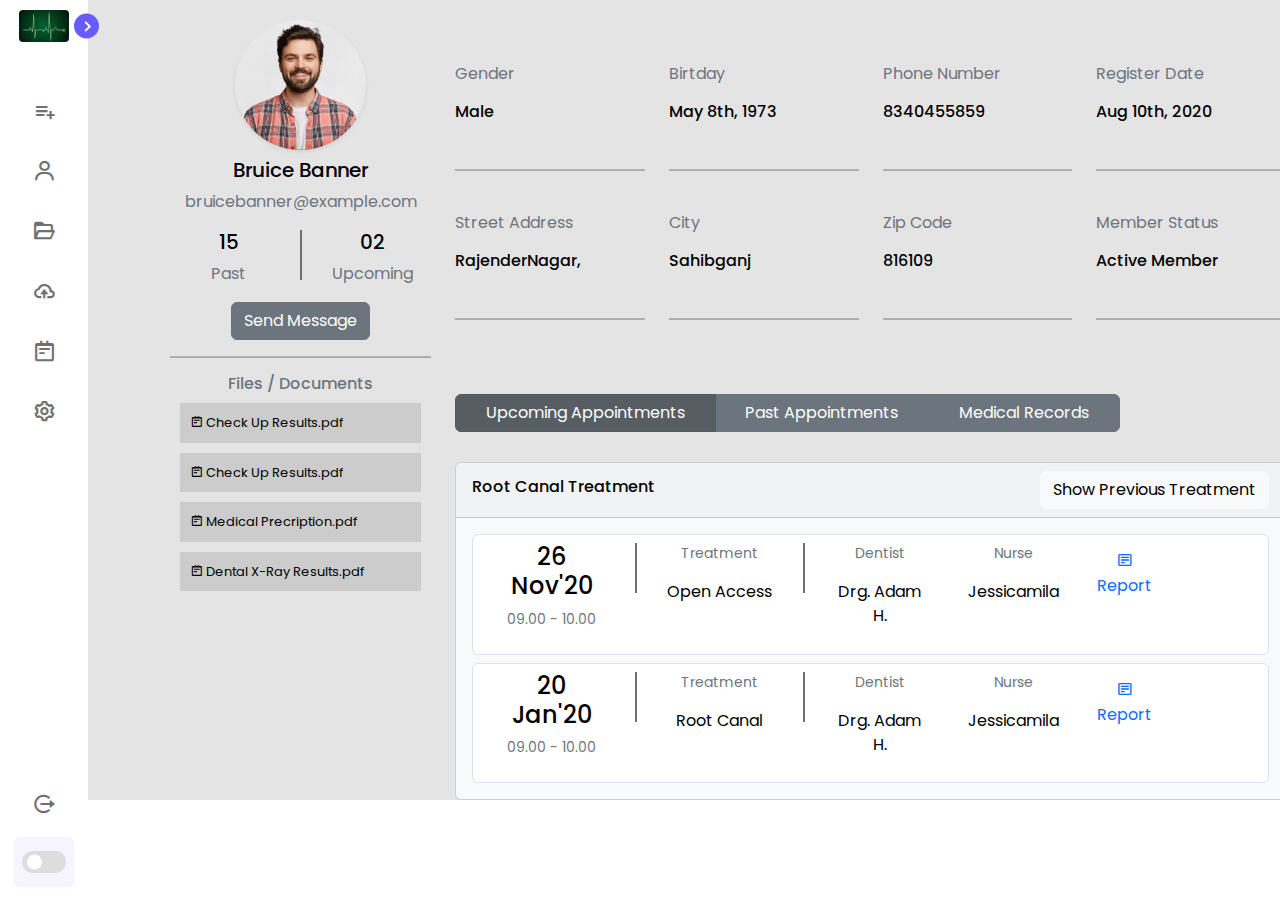
<file: index.html>
<!DOCTYPE html>
<html lang="en">
  <head>
    <meta charset="UTF-8" />
    <meta http-equiv="X-UA-Compatible" content="IE=edge" />
    <meta name="viewport" content="width=device-width, initial-scale=1.0" />
    <title>e-Patient_report</title>
    <link rel="stylesheet" href="style.css" />
    <link rel="icon"  href="favicon.ico">
    <link
      href="https://unpkg.com/boxicons@2.1.4/css/boxicons.min.css"
      rel="stylesheet"
    />
    <link rel="stylesheet" href="https://cdn.jsdelivr.net/npm/bootstrap@5.3.0-alpha1/dist/css/bootstrap.min.css
    ">
  </head>
  <body>
    <nav class="sidebar close ">
      <header>
        <div class="image-text">
          <span class="image">
            <img src="logo.jpg" alt="logo" />
          </span>
          <div class="text header-text">
            <span class="name">View Report</span>
          </div>
        </div>

        <i class="bx bx-chevron-right toggle"></i>
      </header>

      <div class="menu-bar">
        <div class="menu">
          <ul class="menu-links">
            <li class="nav-link">
              <a  href="new_patiet.html">
                <i class='bx bx-list-plus bx-sm icon'></i>
                  <span class="text nav-text">NEW</span>
                </i>
              </a>
            </li>
            <li class="nav-link">
              <a href="index.html">
                <i class='bx bx-user bx-sm icon' ></i>
                  <span class="text nav-text">PATIENT</span>
                </i>
              </a>
            </li>
            <li class="nav-link">
              <a href="#">
                <i class='bx bx-folder-open bx-sm icon'></i>
                  <span class="text nav-text">FOLDER</span>
                </i>
              </a>
            </li>
            <li class="nav-link">
              <a href="#">
                <i class='bx bx-cloud-upload bx-sm icon'></i>
                  <span class="text nav-text">UPLOAD</span>
                </i>
              </a>
            </li>
            <li class="nav-link">
              <a href="#">
                <i class='bx bx-notepad bx-sm icon'></i>
                  <span class="text nav-text">REPORT</span>
                </i>
              </a>
            </li>
            <li class="nav-link">
              <a  href="#">
                <i class='bx bx-cog bx-sm icon'></i>
                  <span class="text nav-text">SETTING</span>
                </i>
              </a>
            </li>
            
          </ul>
        </div>
        <div class="bottom-content">
          <li>
            <a  href="#">
              <i class='bx bx-log-out-circle bx-sm icon bx-rotate-180'></i>
                <span class="text nav-text">LOGOUT</span>
              </i>
            </a>
          </li>
          <li class="mode">
            <div class="moon-sun">
              <i class='bx bx-moon bx-sm icon moon'></i>
              <i class='bx bx-sun bx-sm icon sun '></i>
            </div>
            <span class="mode-text text">Dark Mode</span>
            <div class="toggle-switch">
              <span class="switch"></span>
            </div>
          </li>
        </div>
      </div>
    </nav>
    <section class="home">
        <div class="container ">
            <div class="row justify-content-center align-items-center ">
                <div class="col-lg-3 col-md-3 col-6">
                    <div class="home-header-image-holder justify-content-center align-items-center d-flex ">
                        <img
                          class="  shadow-sm pat-img full-width"
                          src="img/patient.jpg"
                          alt=""
                        />  
                    </div>
                    <div class="justify-content-center align-items-center text-center ">
                        <h5 class="mt-2 tx-cl">Bruice Banner</h5> 
                        <p class="text-secondary  email" >bruicebanner@example.com</p>
                        <div class="row ">
                            <div class="col ">
                                <div class="justify-content-center align-items-center">
                                    <h5 class="tx-cl">15</h5>
                                <p class="text-secondary fs-6">Past</p>
                                </div>
                                
                            </div>
                            <span id="vertical-line" ></span>
                            <div class="col justify-content-center align-items-center ">
                                <h5 class="tx-cl">02</h5>
                                <p class="text-secondary fs-6">Upcoming</p>
                            </div>
                        </div>
                    <button type="button" class="btn btn-secondary">Send Message</button> 
                    <hr>
                    </div>
                    
                    
                </div>
                <div class="col-lg-9 col-md-9 col-8">
                    <div class="justify-content-center align-items-center ">
                        <div class="row">
                            <div class="col-lg-3 col-md-4 col-sm-6 col-6 ">
                              <div class="gender py-4">
                               <p class="fs-6 text-secondary">Gender</p>
                               <h6 class="tx-cl">Male</h6>
                               
                              </div>
                              <hr>
                              <div class="street py-4">
                               <p class="fs-6 text-secondary">Street Address</p>
                               <h6 class="tx-cl email">RajenderNagar,</h6>
                              </div>
                              <hr >
                            </div>
                            <div class="col-lg-3 col-md-4 col-sm-6 col-6">
                              <div class="Birtday py-4">
                               <p class="fs-6 text-secondary">Birtday</p>
                               <h6 class="tx-cl">May 8th, 1973</h6>
                              </div>
                              <hr>
                              <div class="city py-4">
                               <p class="fs-6 text-secondary">City</p>
                               <h6 class="tx-cl">Sahibganj</h6>
                              </div>
                              <hr>
                            </div>
                            <div class="col-lg-3 col-md-4 col-sm-6 col-6">
                              <div class="Phone py-4">
                                <p class="fs-6 text-secondary">Phone Number</p>
                                <h6 class="tx-cl">8340455859</h6>
                              </div>
                              <hr>
                              <div class="Zip py-4">
                                <p class="fs-6 text-secondary">Zip Code</p>
                                <h6 class="tx-cl">816109</h6>
                              </div>
                              <hr>
                            </div>
                            <div class="col-lg-3 col-md-4 col-sm-6 col-6">
                              <div class="Register-dt py-4">
                                <p class="fs-6 text-secondary">Register Date</p>
                                <h6 class="tx-cl">Aug 10th, 2020</h6>
                              </div>
                              <hr>
                              <div class="Status py-4">
                                <p class="fs-6 text-secondary">Member Status</p>
                                <h6 class="tx-cl">Active Member</h6>
                              </div>
                              <hr>
                            </div>
                        </div>
                    </div>
                    
                </div>
            </div>
            <div class="row justify-content-center  ">
                <div class="col-lg-3 col-md-3 col-8">
                    <div class="">
                        <h6 class="text-secondary text-center">Files / Documents</h6>
                        <a href="#" class="docs"  >
                        <div class="result1 files">
                            <i class='bx bx-notepad'></i>
                            <span>Check Up Results.pdf</span>
                        </div>
                        </a>
                        <a href="#" class="docs">
                        <div class="result2 files">
                            <i class='bx bx-notepad'></i>
                            <span>Check Up Results.pdf</span>
                        </div>
                        </a>
                        
                        <a href="#" class="docs">
                        <div class="medical-pricp files">
                            <i class='bx bx-notepad'></i>
                            <span>Medical Precription.pdf</span>
                        </div>
                        </a>
                        
                        <a href="#" class="docs">
                        <div class="dental-x files">
                            <i class='bx bx-notepad'></i>
                            <span>Dental X-Ray Results.pdf</span>
                        </div>
                        </a>
                    </div>
                </div>
                <div class="col-lg-9 col-md-9 col-8">
                    <div class="justify-content-center align-items-center ">
                        <div class="appointments appoint-nav">
                            <div class="btn-group " style="width: 80%;">
                            <a href="#" class="btn btn-secondary active" aria-current="page">Upcoming Appointments</a>
                            <a href="#" class="btn btn-secondary">Past Appointments</a>
                            <a href="#" class="btn btn-secondary">Medical Records</a>
                            </div>
                        </div>
                    </div>
                    
                    <div class="appointment-tab justify-content-center align-items-center text-center">
                        <div class="card text-bg-light list-group small">
                            <div class="card-header fs-6  d-flex justify-content-between align-items-center "><h6>Root Canal Treatment</h6><span><button class="btn btn-light">Show Previous Treatment</button></span>
                            </div>
                            <div class="card-body">
                                <div class=" align-items-center bg-white p-2 border rounded mb-2 ">
                                    <div class="row ">
                                        <div class="col-lg-2 col ms-3 me-3">
                                            <div class="date text-center">
                                                <h4 class="fw-800">26 Nov'20</h4>
                                                <p class="fs-7 text-secondary">09.00 - 10.00</p>
                                            </div>
                                        </div>
                                        <span id="vertical-line"></span>
                                        <div class="col-lg-2 col ms-3 me-3">
                                            <div class="Treatment-type text-center ">
                                                <p class="text-secondary">Treatment</p>
                                                <p class="fs-6 ">Open Access</p>
                                            </div>
                                        </div>
                                        <span id="vertical-line"></span>
                                        <div class="col-lg-4 col ">
                                            <div class="row">
                                                <div class="col">
                                                    <div class=" ms-3">
                                                      <div class="doctor">
                                                        <p class="text-secondary">Dentist</p>
                                                        <p class="fs-6 ">Drg. Adam H.</p>
                                                      </div>  
                                                    </div>
                                                </div>
                                                <div class="col">
                                                    <div class=" ms-3">
                                                      <div class="nurse">
                                                        <p class="text-secondary">Nurse</p>
                                                        <p class="fs-6 ">Jessicamila</p>
                                                      </div>  
                                                    </div>
                                                </div>
                                            </div>
                                        </div>
                                        <div class="col-lg-1 col">
                                            <div>
                                                <button type="button" class="btn btn-link " style="text-decoration: none;"><i class='bx bx-detail'></i>Report</button>
                                              </div>
                                        </div>
                                    </div>
                                    
                                </div>
                                <div class=" align-items-center bg-white p-2 border rounded ">
                                    <div class="row">
                                        <div class="col-lg-2 col ms-3 me-3">
                                            <div class="date text-center">
                                                <h4 class="fw-800">20 Jan'20</h4>
                                                <p class="fs-7 text-secondary">09.00 - 10.00</p>
                                            </div>
                                        </div>
                                        <span id="vertical-line"></span>
                                        <div class="col-lg-2 col ms-3 me-3">
                                            <div class="Treatment-type text-center ">
                                                <p class="text-secondary">Treatment</p>
                                                <p class="fs-6 ">Root Canal</p>
                                            </div>
                                        </div>
                                        <span id="vertical-line"></span>
                                        <div class="col-lg-4 col ">
                                            <div class="row">
                                                <div class="col">
                                                    <div class=" ms-3">
                                                      <div class="doctor">
                                                        <p class="text-secondary">Dentist</p>
                                                        <p class="fs-6 ">Drg. Adam H.</p>
                                                      </div>  
                                                    </div>
                                                </div>
                                                <div class="col">
                                                    <div class=" ms-3">
                                                      <div class="nurse">
                                                        <p class="text-secondary">Nurse</p>
                                                        <p class="fs-6 ">Jessicamila</p>
                                                      </div>  
                                                    </div>
                                                </div>
                                            </div>
                                        </div>
                                        <div class="col-lg-1 col">
                                            <div>
                                                <button type="button" class="btn btn-link " style="text-decoration: none;"><i class='bx bx-detail'></i>Report</button>
                                              </div>
                                        </div>
                                    </div>
                                    
                                </div>
                            </div>
                        </div>
                            
                    </div>
                       
                </div>
            </div>
        </div>
    </section>


    <script src="script.js"></script>
  </body>
</html>
</file>
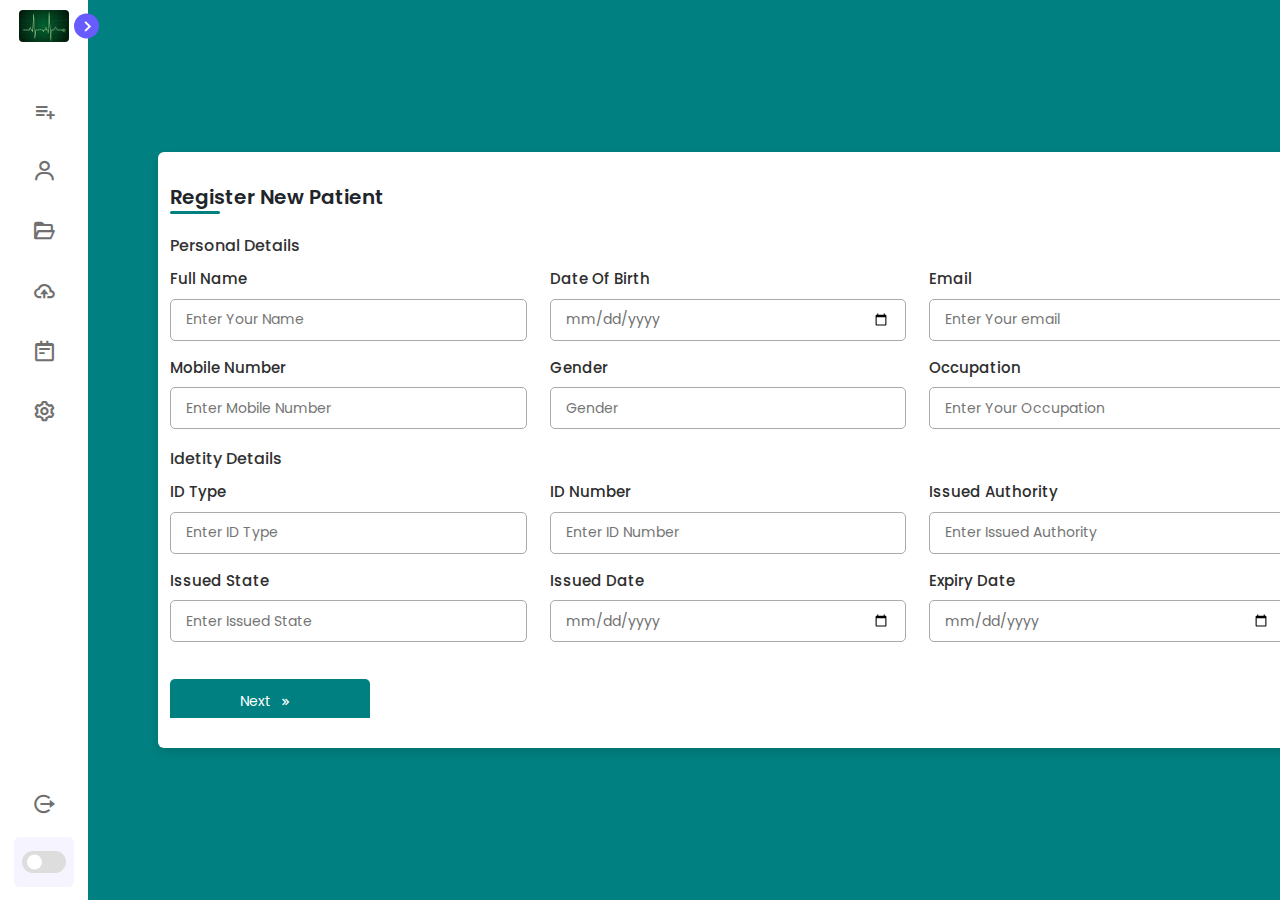
<file: new_patiet.html>
<!DOCTYPE html>
<html lang="en">
  <head>
    <meta charset="UTF-8" />
    <meta http-equiv="X-UA-Compatible" content="IE=edge" />
    <meta name="viewport" content="width=device-width, initial-scale=1.0" />
    <title>e-Patient_report</title>
    <link rel="stylesheet" href="style.css" />
    <link rel="icon"  href="favicon.ico">
    <link
      href="https://unpkg.com/boxicons@2.1.4/css/boxicons.min.css"
      rel="stylesheet"
    />
    <link
      rel="stylesheet"
      href="https://cdn.jsdelivr.net/npm/bootstrap@5.3.0-alpha1/dist/css/bootstrap.min.css
    "
    />
  </head>
  <body >
    <nav class="sidebar close ">
        <header>
          <div class="image-text">
            <span class="image">
              <img src="logo.jpg" alt="logo" />
            </span>
            <div class="text header-text">
              <span class="name">View Report</span>
            </div>
          </div>
  
          <i class="bx bx-chevron-right toggle"></i>
        </header>
  
        <div class="menu-bar">
          <div class="menu">
            <ul class="menu-links">
              <li class="nav-link">
                <a  href="new_patiet.html">
                  <i class='bx bx-list-plus bx-sm icon'></i>
                    <span class="text nav-text">NEW</span>
                  </i>
                </a>
              </li>
              <li class="nav-link">
                <a href="index.html">
                  <i class='bx bx-user bx-sm icon' ></i>
                    <span class="text nav-text">PATIENT</span>
                  </i>
                </a>
              </li>
              <li class="nav-link">
                <a href="#">
                  <i class='bx bx-folder-open bx-sm icon'></i>
                    <span class="text nav-text">FOLDER</span>
                  </i>
                </a>
              </li>
              <li class="nav-link">
                <a href="#">
                  <i class='bx bx-cloud-upload bx-sm icon'></i>
                    <span class="text nav-text">UPLOAD</span>
                  </i>
                </a>
              </li>
              <li class="nav-link">
                <a href="#">
                  <i class='bx bx-notepad bx-sm icon'></i>
                    <span class="text nav-text">REPORT</span>
                  </i>
                </a>
              </li>
              <li class="nav-link">
                <a  href="#">
                  <i class='bx bx-cog bx-sm icon'></i>
                    <span class="text nav-text">SETTING</span>
                  </i>
                </a>
              </li>
              
            </ul>
          </div>
          <div class="bottom-content">
            <li>
              <a  href="#">
                <i class='bx bx-log-out-circle bx-sm icon bx-rotate-180'></i>
                  <span class="text nav-text">LOGOUT</span>
                </i>
              </a>
            </li>
            <li class="mode">
              <div class="moon-sun">
                <i class='bx bx-moon bx-sm icon moon'></i>
                <i class='bx bx-sun bx-sm icon sun '></i>
              </div>
              <span class="mode-text text">Dark Mode</span>
              <div class="toggle-switch">
                <span class="switch"></span>
              </div>
            </li>
          </div>
        </div>
    </nav>
    <section class="register">
        <div class="container reg-cont">
            <header>Register New Patient</header>
            <form action="index.html"  onsubmit="formSubmit()">
                <div class="form first">
                    <div class="details personal">
                        <span class="title">Personal Details</span>
                        <div class="fields">
                            <div class="input-field">
                                <label for="">Full Name</label><input type="text" placeholder="Enter Your Name" required>
                            </div>

                            <div class="input-field">
                                <label for="">Date Of Birth</label><input type="date" placeholder="Enter Birth Date" required >
                            </div>

                            <div class="input-field">
                                <label for="">Email</label><input type="text" placeholder="Enter Your email" required>
                            </div>
                            <div class="input-field">
                                <label for="">Mobile Number</label><input type="Number" placeholder="Enter Mobile Number" required>
                            </div>

                            <div class="input-field">
                                <label for="">Gender</label><input type="text" placeholder="Gender" required>
                            </div>

                            <div class="input-field">
                                <label for="">Occupation</label><input type="text" placeholder="Enter Your Occupation" required>
                            </div>
                            
                            
                        </div>
                    </div>

                    <div class="details ID">
                        <span class="title">Idetity Details</span>
                        <div class="fields">
                            <div class="input-field">
                                <label for="">ID Type</label><input type="text" placeholder="Enter ID Type" required>
                            </div>

                            <div class="input-field">
                                <label for="">ID Number</label><input type="number" placeholder="Enter ID Number" required>
                            </div>

                            <div class="input-field">
                                <label for="">Issued Authority</label><input type="text" placeholder="Enter Issued Authority" required>
                            </div>
                            <div class="input-field">
                                <label for="">Issued State</label><input type="text" placeholder="Enter Issued State" required>
                            </div>

                            <div class="input-field">
                                <label for="">Issued Date</label><input type="date" placeholder="Enter Issued Date" required>
                            </div>

                            <div class="input-field">
                                <label for="">Expiry Date</label><input type="date" placeholder="Enter Expiry Date" required>
                            </div> 
                        </div>
                        <button class="nextBtn">
                            <span class="btnText">Next</span>
                            <i class='bx bx-chevrons-right'></i>
                        </button>
                    </div>
                </div>
                <div class="form second">
                    <div class="details address">
                        <span class="title">Address Details</span>
                        <div class="fields">
                            <div class="input-field">
                                <label for="">Address Type</label><input type="text" placeholder="Enter Address Type" required>
                            </div>

                            <div class="input-field">
                                <label for="">Nationality</label><input type="text" placeholder="Enter your Nationality" required>
                            </div>

                            <div class="input-field">
                                <label for="">State</label><input type="text" placeholder="Enter Your State" required>
                            </div>
                            <div class="input-field">
                                <label for="">District</label><input type="text" placeholder="Enter District" required>
                            </div>

                            <div class="input-field">
                                <label for="">Block Number</label><input type="number" placeholder="Enter Your Block Number" required>
                            </div>

                            <div class="input-field">
                                <label for="">Ward Number</label><input type="Number" placeholder="Enter Ward number" required>
                            </div>
                            
                            
                        </div>
                    </div>

                    <div class="details Family">
                        <span class="title">Family Details</span>
                        <div class="fields">
                            <div class="input-field">
                                <label for="">Father Name</label><input type="text" placeholder="Enter Father Name" required>
                            </div>

                            <div class="input-field">
                                <label for="">Mother Name</label><input type="text" placeholder="Enter Mother Name" required>
                            </div>

                            <div class="input-field">
                                <label for="">Spouse Name</label><input type="text" placeholder="Enter Spouse Name" >
                            </div>
                            <div class="mb-3">
                                <label for="formFile" class="form-label">Enter Your Photo(max. 5mb)</label>
                                <input class="form-control" type="file" id="formFile" required>
                              </div>
                             
                        </div>
                        <div class="button">
                            <div class="backBtn">
                                <i class='bx bx-chevrons-left'></i>
                                <span class="btnText">Back</span>
                                
                            </div>
                            <button class="nextBtn" >
                                <span class="btnText" >Submit</span>
                                
                            </button>
                        </div>
                        
                    </div>
                </div>
            </form>
        </div>

    </section>



    <script src="script.js"></script>
  </body>
</html>
</file>
<file: style.css>
@import url("https://fonts.googleapis.com/css2?family=Poppins:wght@300;400;500;600;700&display=swap");
* {
  font-family: "Poppins", sans-serif;
  margin: 0;
  padding: 0;
  box-sizing: border-box;
}
:root {
  --body-color: #e5e4e4;
  --reg-color: teal;
  --sidebar-color: #fff;
  --primary-color: #695cfe;
  --primary-color-light: #f6f5ff;
  --toggle-color: #ddd;
  --text-color: #707070;
  --text-bl-color: black;
  --text-secondary-color: #ccc;

  /*transiction*/
  --tran-02: all 0.2s ease;
  --tran-03: all 0.3s ease;
  --tran-04: all 0.4s ease;
  --tran-05: all 0.5s ease;
}
body {
  height: 100vh;
  background: var(--body-color);
  transition: var(--tran-04);
}
body.dark {
  --body-color: #18191a;
  --sidebar-color: #242526;
  --primary-color: #3a3b3c;
  --primary-color-light: #3a3b3c;
  --toggle-color: #fff;
  --text-color: #ccc;
  --reg-color: black;
  --text-bl-color: white;
  --text-secondary-color: #949292;
}

/*====Sidebar===*/

.sidebar {
  position: fixed;
  top: 0;
  left: 0;
  height: 100%;
  width: 250px;
  padding: 10px 14px;
  background: var(--sidebar-color);
  transition: var(--tran-05);
  opacity: 1;
  z-index: 100;
}
.sidebar.close {
  width: 88px;
}
/*====Reusable Css===*/

.sidebar .text {
  font-size: 16px;
  font-weight: 500;
  color: var(--text-color);
  transition: var(--tran-04);
  white-space: nowrap;
}
.sidebar.close .text {
  opacity: 0;
}

.sidebar .image {
  min-width: 60px;
  display: flex;
  align-items: center;
  justify-content: center;
}
.sidebar li {
  height: 50px;

  margin-top: 10px;
  list-style: none;
  display: flex;
  align-items: center;
}
.sidebar li .icon {
  min-width: 60px;
  font-size: 20px;
  display: flex;
  align-items: center;
  justify-content: center;
}
.sidebar li .icon,
.sidebar li .text {
  transition: var(--tran-02);
  color: var(--text-color);
}

.sidebar header {
  position: relative;
}

.sidebar .image-text img {
  width: 50px;
  border-radius: 4px;
}
.sidebar header .image-text {
  display: flex;
  align-items: center;
}

header .image-text .header-text {
  display: flex;
  flex-direction: column;
}
.header-text .name {
  font-weight: 600;
}
.sidebar header .toggle {
  position: absolute;
  top: 50%;
  right: -25px;
  transform: translateY(-50%) rotate(180deg);
  height: 25px;
  width: 25px;
  background: var(--primary-color);
  display: flex;
  align-items: center;
  justify-content: center;
  border-radius: 50%;
  color: var(--sidebar-color);
  font-size: 22px;
  transition: var(--tran-03);
}

.sidebar.close header .toggle {
  transform: translateY(-50%);
}
body.dark .sidebar header .toggle {
  color: var(--text-color);
}
.sidebar .menu {
  margin-top: 35px;
}
.sidebar .menu .menu-links {
  padding-left: 0px;
}

.sidebar li a {
  text-decoration: none;
  height: 100%;
  width: 100%;
  align-items: center;
  display: flex;
  border-radius: 6px;
  transition: var(--tran-04);
}
.sidebar li a:hover {
  background: var(--primary-color);
}
.sidebar li a:hover .icon,
.sidebar li a:hover .text {
  color: var(--sidebar-color);
}
body.dark .sidebar li a:hover .icon,
body.dark .sidebar li a:hover .text {
  color: var(--text-color);
}
.sidebar .menu-bar {
  height: calc(100% - 35px);

  display: flex;
  flex-direction: column;
  justify-content: space-between;
}
.menu-bar .mode {
  position: relative;
  border-radius: 6px;
  background: var(--primary-color-light);
}
.menu-bar .mode .moon-sun {
  height: 50px;
  width: 60px;
  display: flex;
  align-items: center;
}
.menu-bar .mode i {
  position: absolute;
  transition: var(--tran-03);
}
.menu-bar .mode i.sun {
  opacity: 0;
}
body.dark .menu-bar .mode i.sun {
  opacity: 1;
}
body.dark .menu-bar .mode i.moon {
  opacity: 0;
}
.menu-bar .mode .toggle-switch {
  display: flex;
  position: absolute;
  right: 0;
  align-items: center;
  justify-content: center;
  height: 100%;
  min-width: 60px;
  cursor: pointer;
  border-radius: 6px;
  background: var(--primary-color-light);
  transition: var(--tran-05);
}
.toggle-switch .switch {
  position: relative;
  border-radius: 25px;
  height: 22px;
  width: 44px;
  background: var(--toggle-color);
}
.switch::before {
  height: 15px;
  width: 15px;
  content: "";
  position: absolute;
  border-radius: 50%;
  top: 50%;
  left: 5px;
  transform: translateY(-50%);
  background: var(--sidebar-color);
  cursor: pointer;
  transition: var(--tran-03);
}

body.dark .switch::before {
  left: 24px;
}
.home {
  position: relative;
  background-color: var(--body-color);
  left: 200px;
  height: auto;
  width: calc(100% -200px);
  transition: var(--tran-05);
}
.sidebar.close ~ .home {
  left: 88px;
  width: calc(100% -88px);
}
hr {
  background-color: var(--text-bl-color);
  height: 2px;
  border-top: solid;
}

.pat-img {
  width: 50%;
  border-radius: 50%;
  margin-top: 20px;
}
.pat-name {
  margin-top: 10px;
  margin-bottom: 0;
}
.email {
  text-overflow: ellipsis;
  overflow: hidden;
}
.tx-cl {
  color: var(--text-bl-color);
}
.docs {
  text-decoration: none;
  color: var(--text-bl-color);
}

.files {
  background-color: var(--text-secondary-color);
  padding: 10px;
  margin: 10px;
  font-size: 13px;
}
.appoint-nav {
  margin-bottom: 30px;
  margin-top: 20px;
}
#vertical-line {
  width: 2px;
  height: 50px;
  background-color: #707070;
  padding-left: 0;
  padding-right: 0;
}
/*---------form-------*/
.register {
  display: flex;
  transition: var(--tran-05);
  min-height: 100vh;
  align-items: center;
  justify-content: center;
  background: var(--reg-color);
  width: calc(100% -150px);
  left: 200px;
  position: relative;
}
.sidebar.close ~ .register {
  left: 88px;
  width: calc(100% -300px);
}
.reg-cont {
  position: relative;
  max-width: 900px;
  background-color: #ffffff;
  width: 100%;
  border-radius: 6px;
  padding: 30px;
  margin: 0 50px;
  box-shadow: 0 5px 10px rgba(0, 0, 0, 0.1);
}
.reg-cont header {
  position: relative;
  font-size: 20px;
  font-weight: 600;
  color: var();
}
.reg-cont header::before {
  content: "";
  position: absolute;
  left: 0;
  border-radius: 8px;
  bottom: -2px;
  height: 3px;
  width: 50px;
  background-color: teal;
}
.reg-cont form {
  position: relative;
  min-height: 490px;
  margin-top: 16px;
  background-color: #ffffff;
  overflow: hidden;
}
.reg-cont form .form {
  position: absolute;
  background-color: #fff;
  transition: 0.3s ease;
}
.reg-cont form .form.second {
  opacity: 0;
  pointer-events: none;
  transform: translate(100%);
}
form.secActive .form.second {
  opacity: 1;
  pointer-events: auto;
  transform: translate(0);
}
form.secActive .form.first {
  opacity: 0;
  pointer-events: none;
  transform: translate(-100%);
}

.reg-cont form .title {
  display: block;
  margin: 8px;
  font-size: 16px;
  font-weight: 500;
  margin: 6px 0;
  color: #333;
}
.reg-cont form .fields {
  display: flex;
  align-items: center;
  justify-content: space-between;
  flex-wrap: wrap;
}
form .fields .input-field {
  display: flex;
  width: calc(100% / 3 - 15px);
  margin: 4px 0;
  flex-direction: column;
}
.input-field label {
  font-size: 15px;
  font-weight: 500;
  color: #2e2e2e;
}
.input-field input {
  height: 42px;
  margin: 8px 0;
  padding: 0 15px;
  outline: none;
  border: 1px solid #aaa;
  border-radius: 5px;
  font-size: 14px;
  font-weight: 400;
  color: #333;
}
.input-field input:is(:focus, :valid) {
  box-shadow: 0 3px 6px rgba(0, 0, 0, 0.13);
}
.input-field input[type="date"] {
  color: #707070;
}
.input-field input[type="date"]:valid {
  color: #333;
}
.reg-cont form button,
.backBtn {
  display: flex;
  align-items: center;
  justify-content: center;
  height: 45px;
  max-width: 200px;
  width: 100%;
  border: none;
  outline: none;
  color: #fff;
  border-radius: 5px;
  margin: 25px 0;
  background-color: teal;
  transition: all 0.3s linear;
  cursor: pointer;
}
.reg-cont form button,
.reg-cont form .backBtn {
  font-size: 14px;
  font-weight: 400;
}
form button:hover {
  background-color: #2487a8;
}
form button i,
form .backBtn i {
  margin: 0 8px;
}

form .button {
  display: flex;
  align-items: center;
}
form .buttons button,
.backBtn {
  margin-right: 14px;
}
@media (max-width: 750px) {
  .reg-cont form {
    overflow-y: scroll;
  }
  .reg-cont form::-webkit-scrollbar {
    display: none;
  }
  form .fields .input-field {
    width: calc(100% / 2 - 15px);
  }
}
@media (max-width: 550px) {
  form .fields .input-field {
    width: 100%;
  }
}
</file>
